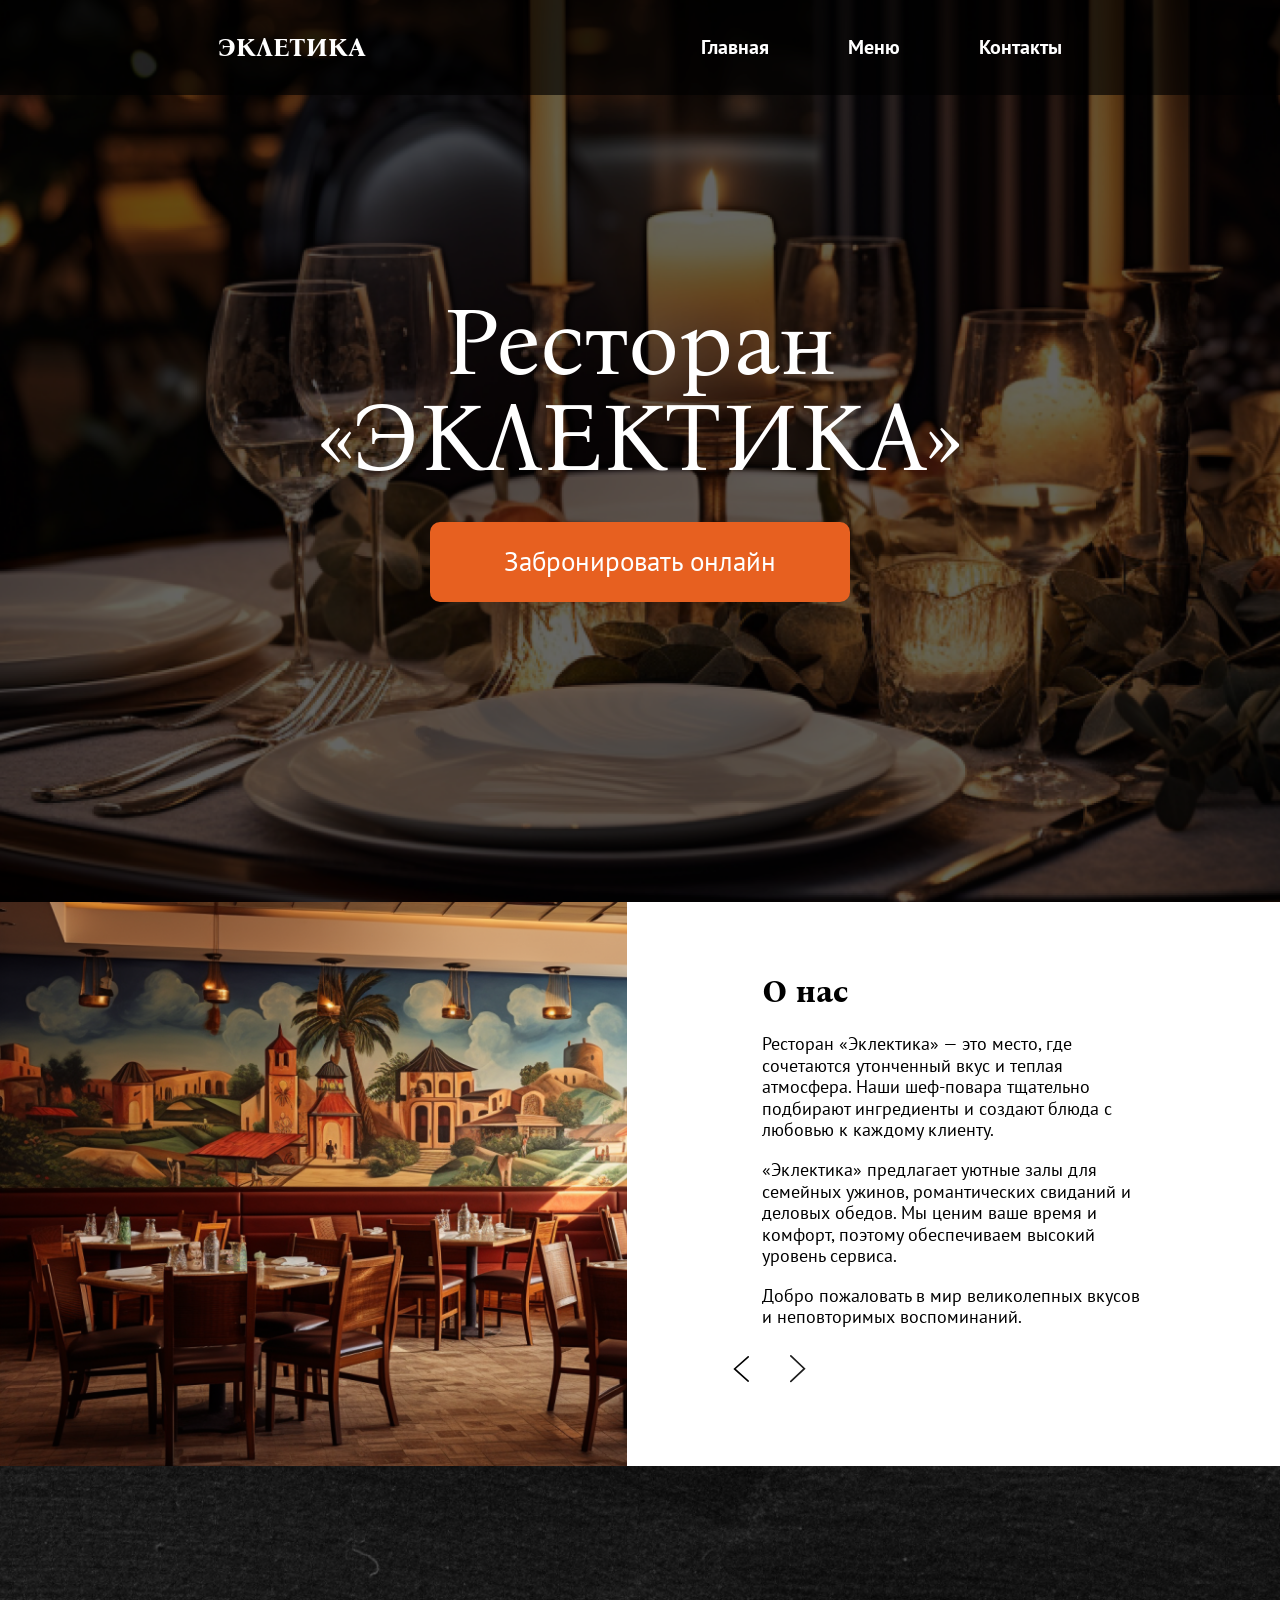
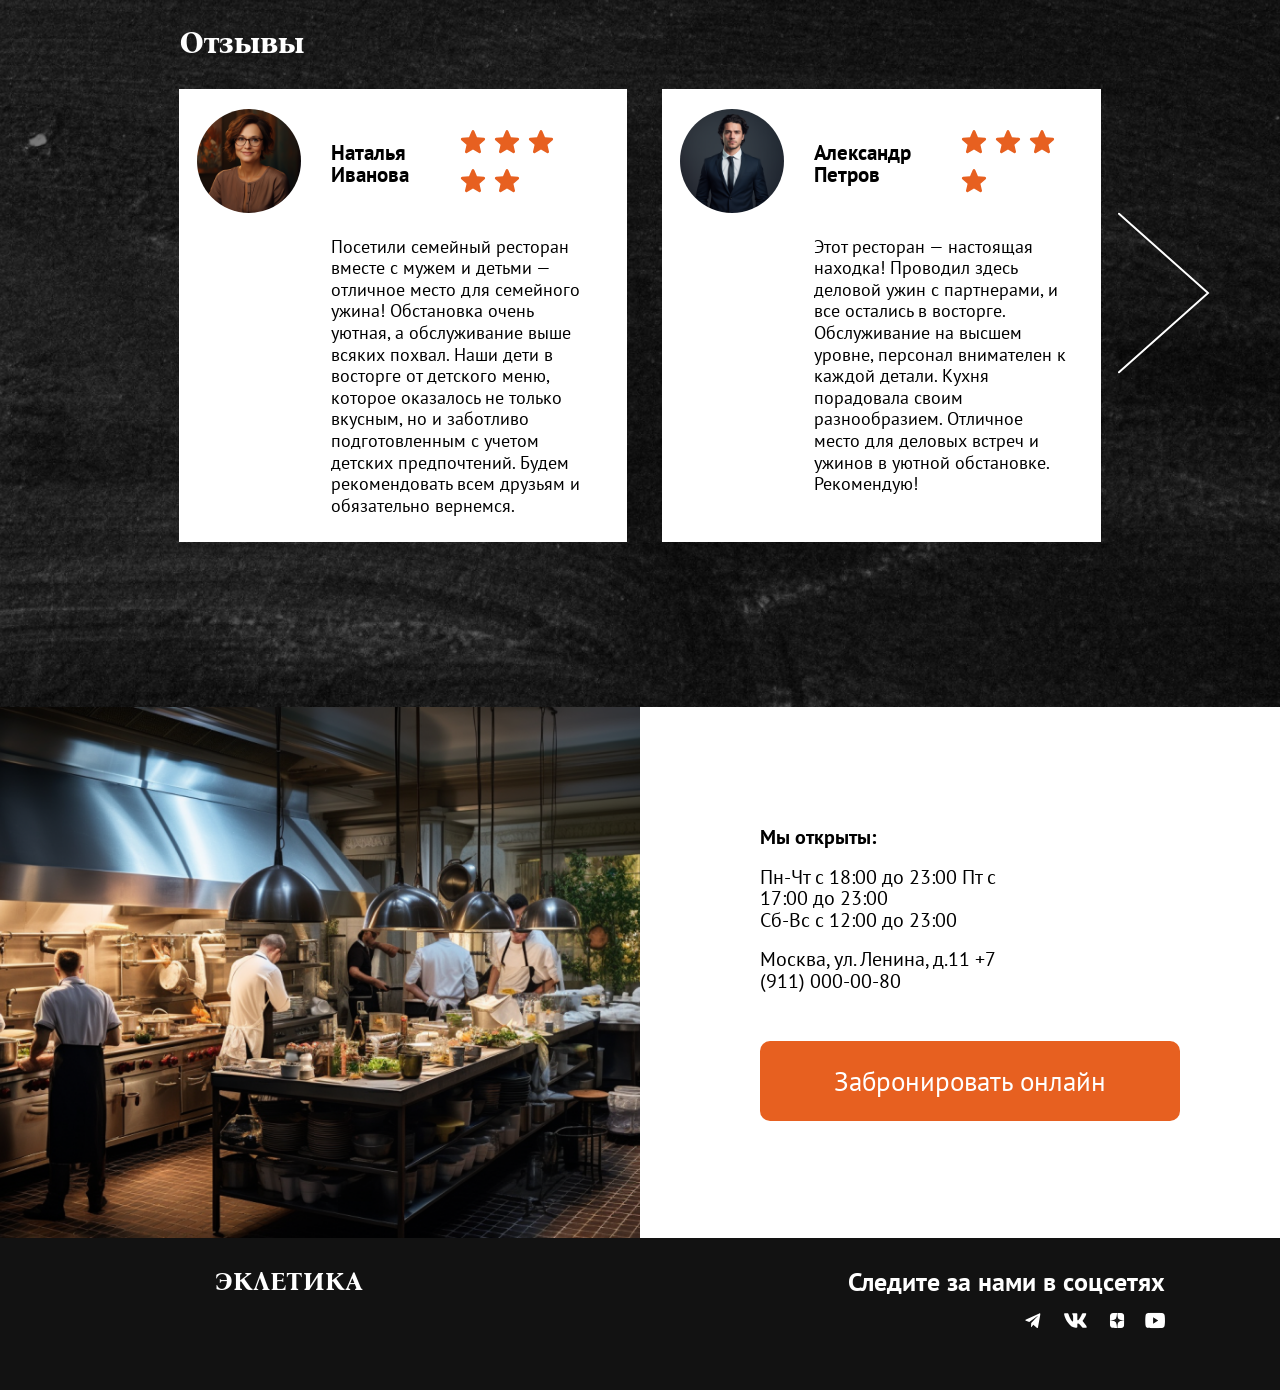
<file: index.html>
<!DOCTYPE html>
<html lang="ru">
<head>
    <meta charset="UTF-8">
    <meta name="viewport" content="width=device-width, initial-scale=1.0">
    <meta name="keywords" content="ресторан, кафе, где поесть, лучший ресторан, ужин в городе">
    <meta name="robots" content="index,follow">
    <meta name="description" content="Ресторан «Эклетика» — авторская кухня, уютная атмосфера и живая музыка в центре города. Бронируйте столик для ужина, свидания или банкета.">
    <title>Ресторан «Эклетика» — авторская кухня и уют в центре города</title>
    <link rel="canonical" href="https://eklektika-restoran.ru/">
    <link rel="stylesheet" href="style/colors.css">
    <link rel="stylesheet" href="style/common.css">
    <link rel="stylesheet" href="style/fonts.css">
    <link rel="stylesheet" href="style/home.css">
</head>
<body>
    <header>
        <nav class="navigation">
            <div class="navigation__container container">
                <div class="navigation__logo">Эклетика</div>
                <div class="navigation__menu">
                    <input class="navigation__hamburger-button" type="checkbox" id="menu-hamburger">
                    <label for="menu-hamburger"></label>
                    <ul class="navigation__list">
                        <li class="navigation__list-item">
                            <a href="#">Главная</a>
                        </li>
                        <li class="navigation__list-item">
                            <a href="menu/index.html">Меню</a>
                        </li>
                        <li class="navigation__list-item">
                            <a href="contact/index.html">Контакты</a>
                        </li>
                    </ul>
                </div>
            </div>
        </nav>
        
        <section class="intro">
            <h1 class="intro__header">Ресторан <span>«Эклектика»</span></h1>
            <a href="contact/index.html" class="intro__button btn-big">Забронировать онлайн</a>
            <button id="mobOpenPopUp" class="intro__button-stock btn-big">Акция</button>
        </section>
    </header>

    <template id="reviweTemplate">
        <figure class="reviews__item">
            <img class="reviews__image" 
                    src="" 
                    alt="Фотография довольного посетителя">
            <figcaption class="reviews__content">
                <div class="reviews__content-up">
                    <h3 class="reviews__user-name"></h3>
                    <div class="reviews__stars">
                        <img class="reviews__gray-star" src="assets/svg/gray-stars.svg" alt="Серые звезды">
                    </div>
                </div>
                <p class="reviews__text">
                </p>
            </figcaption>
        </figure>
    </template>

    <main>
        <section class="gallery about" id="gallery">
            <div class="gallery__items">
                <figure class="gallery__item">
                    <div class="gallery__image"></div>
                    <figcaption class="gallery__text">
                        <h2 class="gallery__header"></h2>
                        <p class="gallery__paragraph gallery__paragraph-top">
                        </p>
                        <p class="gallery__paragraph gallery__paragraph-center">
                        </p>
                        <p class="gallery__paragraph gallery__paragraph-bottom">
                        </p>
                    </figcaption>
                </figure>
            </div>
            <div class="gallery__management">
                <button class="gallery__button gallery__button--prev">
                    <img src="assets/svg/left-arrow.svg" alt="Стрелка влево">
                </button>
                <button class="gallery__button gallery__button--next">
                    <img src="assets/svg/right-arrow.svg" alt="Стрелка вправо">
                </button>
            </div>
        </section>

        <section class="reviews">
            <div class="reviews__container">
                <h2 class="reviews__header">Отзывы</h2>     
                <div class="reviews__items" id="reviewsItems">
                </div>
                <button class="reviews__button reviews__button--prev">
                    <img src="assets/svg/big-left-arrow.svg" alt="Стрелка влево">
                </button>
                <button class="reviews__button reviews__button--next">
                    <img src="assets/svg/big-right-arrow.svg" alt="Стрелка вправо">
                </button>
                <button id="showMore" class="reviews__show-more btn-lg">Показать еще</button>
            </div>
        </section>

        <article class="contacts">
            <img class="contacts__image" src="assets/gallery/contact.png" alt="Повара на кухне">
            <div class="contacts__right">
                <div class="contacts__content">
                    <span>Мы открыты:</span>
                    <p>Пн-Чт с 18:00 до 23:00
                        Пт с 17:00 до 23:00 <br>
                        Сб-Вс с 12:00 до 23:00
                    </p>
                    <p>
                        Москва, ул. Ленина, д.11
                        <a class="contacts__anchor" href="tel:+79110000080">+7 (911) 000-00-80</a>
                    </p>
                </div>
                <a href="contact/index.html" class="contacts__button btn-big">Забронировать онлайн</a>
            </div>
        </article>
    </main>

    <footer class="footer">
        <span class="footer__logo">эклетика</span>
        <div class="footer__social">
            <p class="footer__social-text">
                Следите за нами в соцсетях
            </p>
            <div class="footer__social-network">
                <a class="footer__social-anchor" href="javascript:void(0)"><img src="assets/svg/tg.svg" alt="Телеграмм"></a>
                <a class="footer__social-anchor" href="javascript:void(0)"><img src="assets/svg/vk.svg" alt="Вконтакте"></a>
                <a class="footer__social-anchor" href="javascript:void(0)"><img src="assets/svg/dzen.svg" alt="Яндекс дзен"></a>
                <a class="footer__social-anchor" href="javascript:void(0)"><img src="assets/svg/youtube.svg" alt="Ютуб"></a>
            </div>
        </div>
    </footer>

    <article class="pop-up" id="popUp">
        <div class="pop-up__image">
            <div class="pop-up__image-blur">
                <h2 class="pop-up__header-blur">Акция для двоих</h2>
            </div>
            <div class="pop-up__close" id="popUpClose"></div>
        </div>
        <div class="pop-up__content">
            <h2 class="pop-up__header">Акция для двоих</h2>
            <p class="pop-up__text">
                Приглашаем вас отметить День Святого Валентина 
                в «Эклетике» с особенным подарком от ресторана!
                Забронируйте стол на 14 февраля и наслаждайтесь 
                вечером вдвоем с бесплатной бутылкой шампанского
            </p>
            <p class="pop-up__text">
                Проведите романтический вечер в уютной обстановке 
                и наслаждайтесь вкусом вместе с «Эклектикой». 
                Резервируйте столы уже сегодня — места ограничены! 💖
            </p>
        </div>
        <a href="contact/index.html" class="pop-up__btn btn-big">Забронировать онлайн</a>
    </article>

    <button class="open-pop-up hiden" id="openPopUp">Акция</button>

    <script src="reviews.js"></script>
    <script src="index.js"></script>
    <script src="event.js"></script>
</body>
</html>
</file>
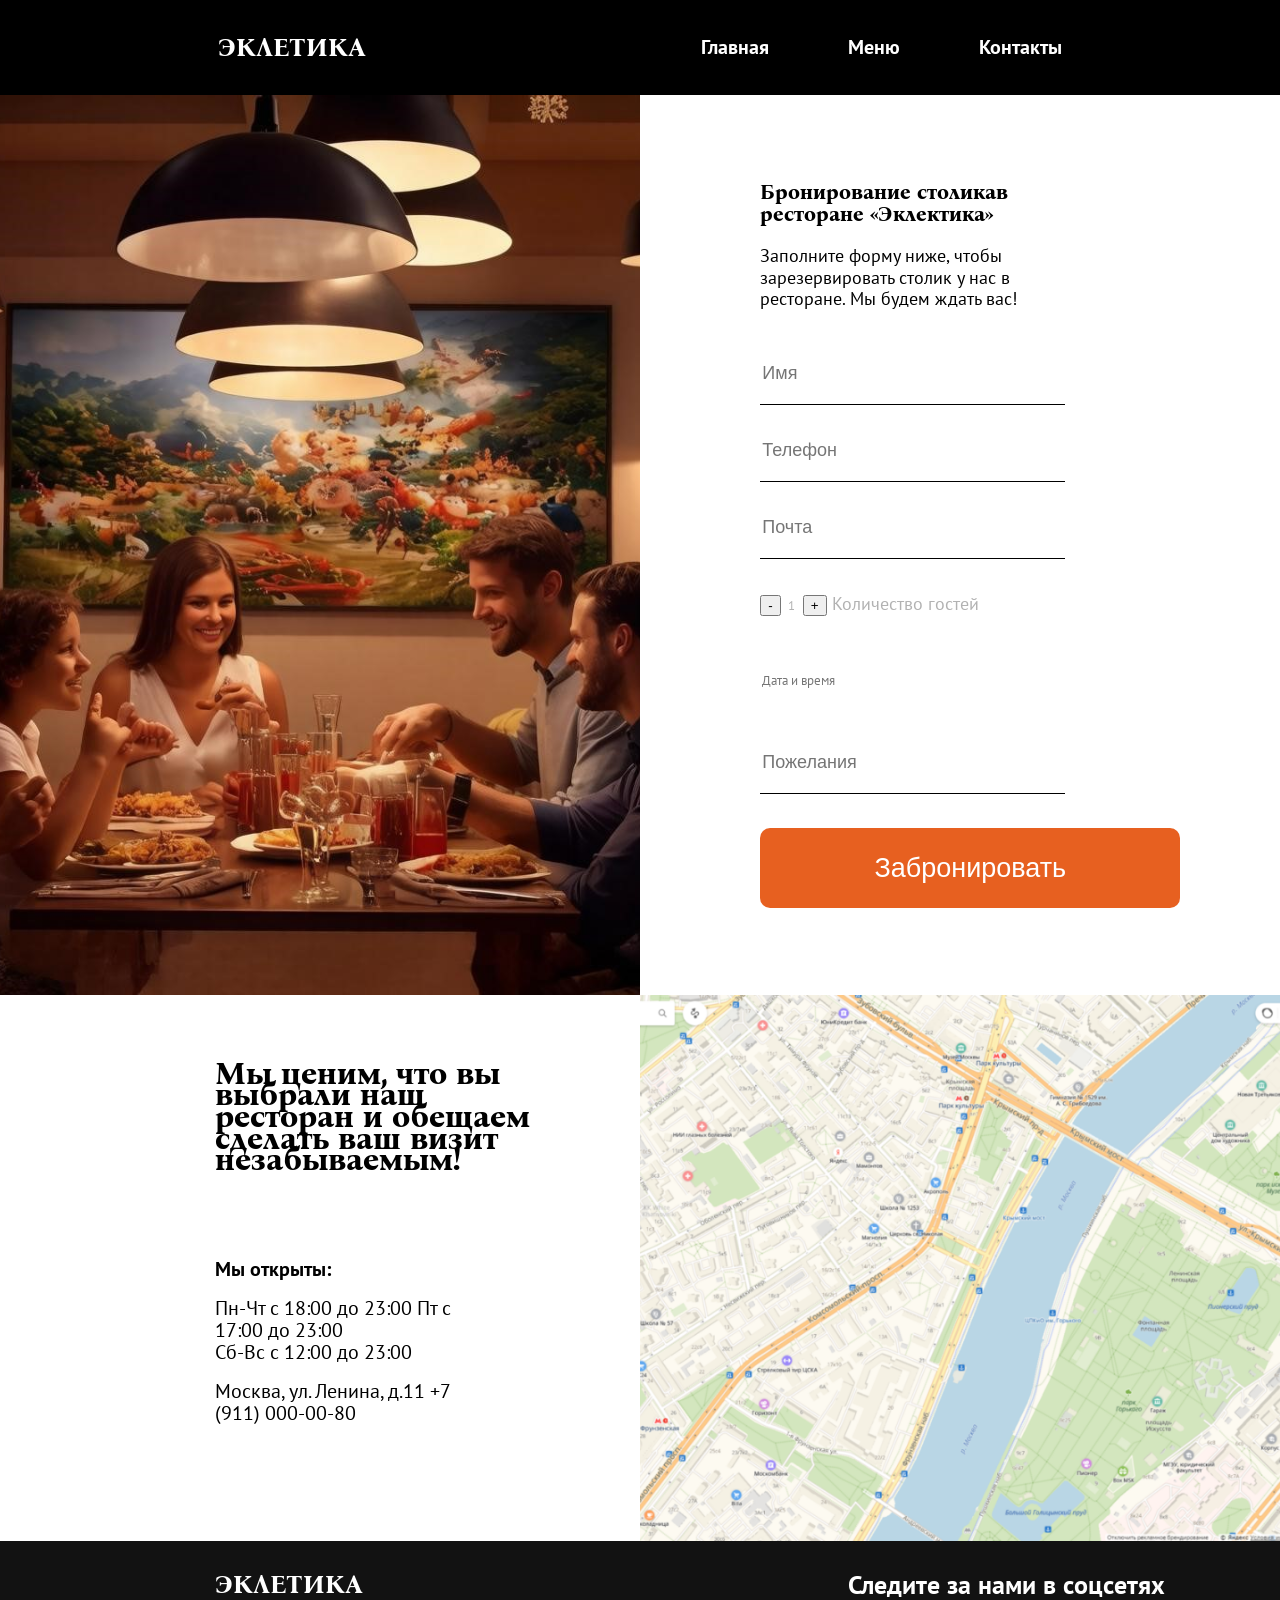
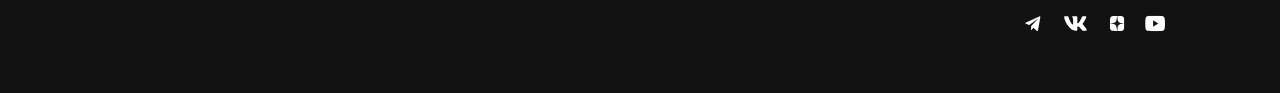
<file: contact/index.html>
<!DOCTYPE html>
<html lang="ru">
<head>
    <meta charset="UTF-8">
    <meta name="viewport" content="width=device-width, initial-scale=1.0">
    <meta name="keywords" content="ресторан, кафе, где поесть, лучший ресторан, ужин в городе">
    <meta name="robots" content="index,follow">
    <meta name="description" content="Ресторан «Эклетика» — авторская кухня, уютная атмосфера и живая музыка в центре города. Бронируйте столик для ужина, свидания или банкета.">
    <title>Ресторан «Эклетика» — авторская кухня и уют в центре города</title>
    <link rel="canonical" href="https://eklektika-restoran.ru/">
    <link rel="stylesheet" href="../style/colors.css">
    <link rel="stylesheet" href="../style/common.css">
    <link rel="stylesheet" href="../style/fonts.css">
    <link rel="stylesheet" href="../style/home.css">
    <link rel="stylesheet" href="../style/contact.css">
    <script defer src="index.js"></script>
</head>
<body>
    <header>
        <nav class="navigation navigation--black">
            <div class="navigation__container container">
                <div class="navigation__logo">Эклетика</div>
                <div class="navigation__menu">
                    <input class="navigation__hamburger-button" type="checkbox" id="menu-hamburger">
                    <label for="menu-hamburger"></label>
                    <ul class="navigation__list">
                        <li class="navigation__list-item">
                            <a href="../index.html">Главная</a>
                        </li>
                        <li class="navigation__list-item">
                            <a href="../menu/index.html">Меню</a>
                        </li>
                        <li class="navigation__list-item">
                            <a href="#">Контакты</a>
                        </li>
                    </ul>
                </div>
            </div>
        </nav>
    </header>

    <main>
        <section class="calendar" id="calendar">
            <div class="calendar__close">❮</div>
            <h2 class="calendar__header">Бронирование</h2>
            <div class="calendar__month">
                <!-- <button class="selected">Январь</button>
                <button>Февраль</button>
                <button>Март</button> -->
            </div>
            <table class="calendar__day">
                <thead  class="calendar__top">
                    <tr>
                        <th class="calendar__cell">Пн</th>
                        <th class="calendar__cell">Вт</th>
                        <th class="calendar__cell">Ср</th>
                        <th class="calendar__cell">Чт</th>
                        <th class="calendar__cell">Пт</th>
                        <th class="calendar__cell">Сб</th>
                        <th class="calendar__cell">Вс</th>
                    </tr>
                </thead>
                <tbody class="calendar__body">
                    <!-- <tr><td>1</td><td>2</td><td>3</td><td>4</td><td>5</td><td>6</td><td>7</td></tr>
                    <tr><td>8</td><td>9</td><td>10</td><td><div class="disabled">11</div></td><td>12</td><td>13</td><td><div class="selected">14</div></td></tr>
                    <tr><td>15</td><td>16</td><td>17</td><td>18</td><td>5</td><td>6</td><td>7</td></tr>
                    <tr><td>1</td><td>2</td><td>3</td><td>4</td><td>5</td><td>6</td><td>7</td></tr>
                    <tr><td>1</td><td>2</td><td>3</td><td>4</td><td>5</td><td>6</td><td>7</td></tr> -->
                </tbody>
            </table>
            <h3 class="calendar__subheader">Выберите время</h3>
            <div class="calendar__time">
                <!-- <button>15:00</button>
                <button>15:30</button>
                <button>16:00</button>
                <button>16:30</button>
                <button class="occupied">17:00</button>
                <button>17:30</button>
                <button class="selected">18:00</button>
                <button>18:30</button>
                <button>19:00</button> -->
            </div>
        </section>

        <article class="booking">
            <div class="booking__img"></div>
            <div class="booking__right">
                <h3 class="booking__header">
                    Бронирование столикав ресторане «Эклектика»
                </h3>
                <p class="booking__text">
                    Заполните форму ниже, чтобы зарезервировать столик у нас в ресторане. Мы будем ждать вас!
                </p>
                <form>
                    <input class="booking__input" type="text" placeholder="Имя" name="name">
                    <input class="booking__input" type="tel" placeholder="Телефон" name="phone">
                    <input class="booking__input" type="email" placeholder="Почта" name="email">
                    <fieldset class="booking__form-item">
                        <button class="booking__button-quantity booking__button-quantity--minuses" id="numMinus" type="button">-</button>
                        <input class="booking__form-data" id="numGuests" name="num_guests" type="text" value="1" readonly>
                        <button class="booking__button-quantity booking__button-quantity--plus" id="numPlus" type="button">+</button>
                        Количество гостей
                    </fieldset>
                    <fieldset class="booking__form-item">
                        <input class="booking__form-data" id="dateTime" type="text" placeholder="Дата и время" name="date">
                    </fieldset>
                    <input class="booking__input" type="text" placeholder="Пожелания" name="comments">
                    <button class="booking__button btn-big" type="submit"> Забронировать</button>
                </form>
            </div>
        </article>

        <article class="contacts contacts--reverse">
            <a class="contacts__wrapper-img" href="https://yandex.ru/maps/org/eklektika/215111219733/?ll=30.375579%2C59.979897&z=14.13">
                <img class="contacts__image contacts__image--reverse" src="../assets/gallery/contact/map.png" alt="Карта">
            </a>
            <div class="contacts__right contacts__right--revers">
                <div class="contacts__content contacts__content--reverse">
                    <h2 class="contacts__header">Мы ценим, что вы выбрали наш ресторан и обещаем сделать ваш визит незабываемым!</h2>
                    <span>Мы открыты:</span>
                    <p>Пн-Чт с 18:00 до 23:00
                        Пт с 17:00 до 23:00 <br>
                        Сб-Вс с 12:00 до 23:00
                    </p>
                    <p>
                        Москва, ул. Ленина, д.11
                        <a class="contacts__anchor" href="tel:+79110000080">+7 (911) 000-00-80</a>
                    </p>
                </div>
            </div>
        </article>
    </main>

    <footer class="footer">
        <span class="footer__logo">эклетика</span>
        <div class="footer__social">
            <p class="footer__social-text">
                Следите за нами в соцсетях
            </p>
            <div class="footer__social-network">
                <a class="footer__social-anchor" href="javascript:void(0)"><img src="../assets/svg/tg.svg" alt="Телеграмм"></a>
                <a class="footer__social-anchor" href="javascript:void(0)"><img src="../assets/svg/vk.svg" alt="Вконтакте"></a>
                <a class="footer__social-anchor" href="javascript:void(0)"><img src="../assets/svg/dzen.svg" alt="Яндекс дзен"></a>
                <a class="footer__social-anchor" href="javascript:void(0)"><img src="../assets/svg/youtube.svg" alt="Ютуб"></a>
            </div>
        </div>
    </footer>
</body>
</html>
</file>
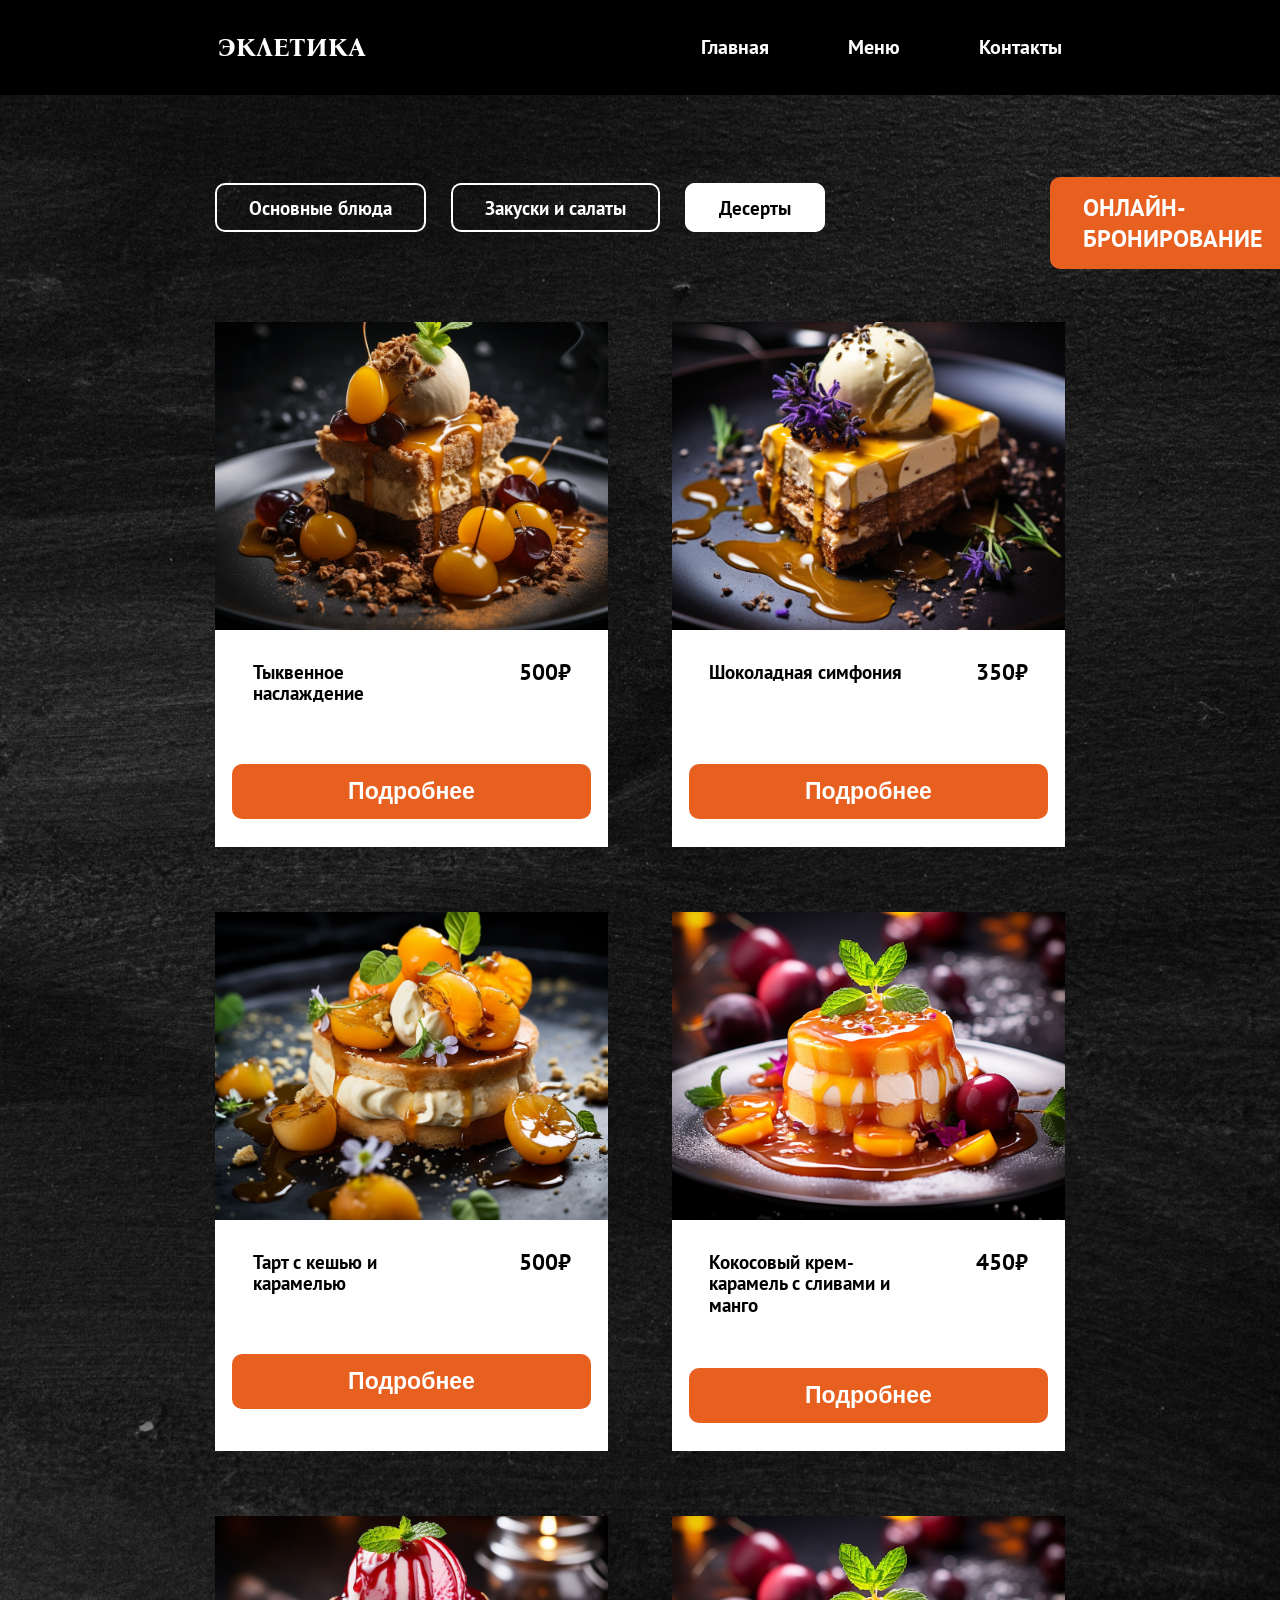
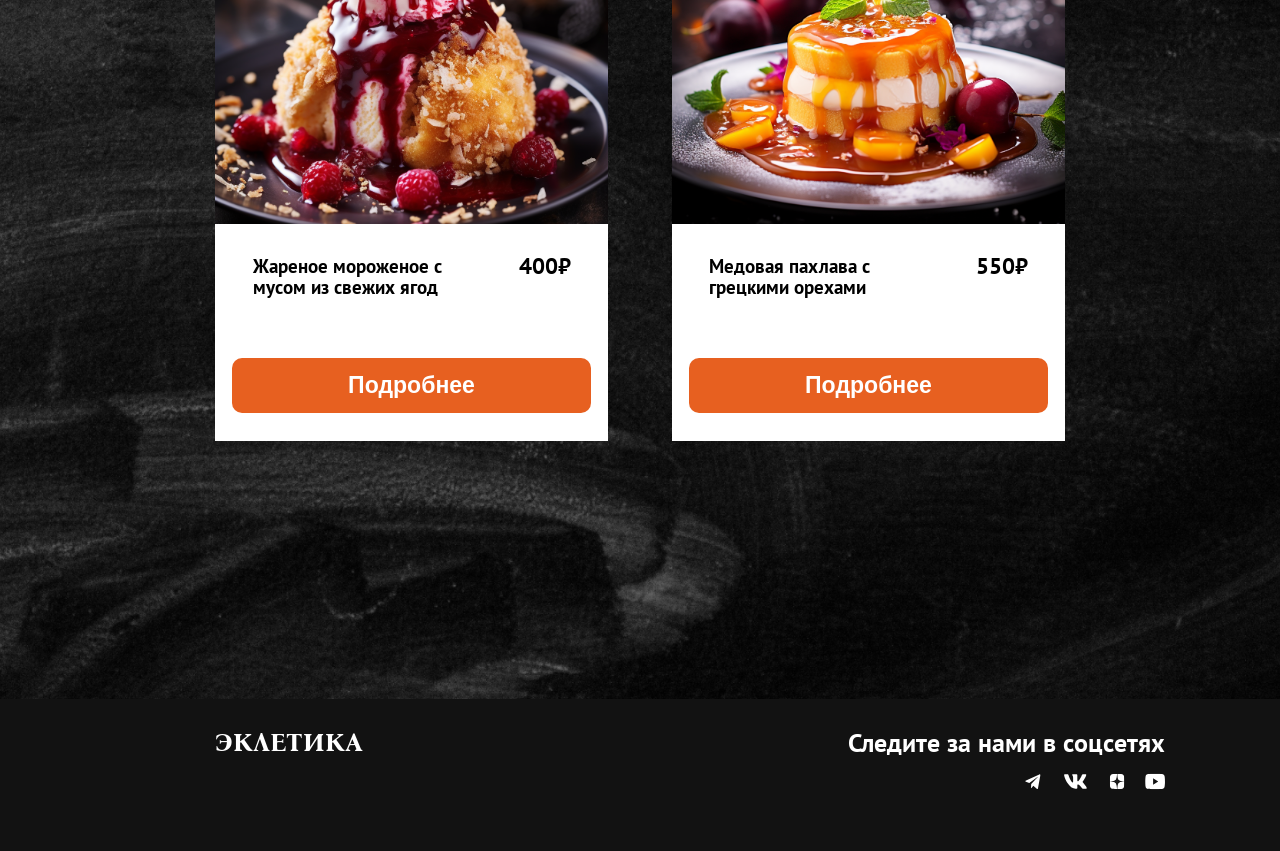
<file: menu/index.html>
<!DOCTYPE html>
<html lang="ru">
<head>
    <meta charset="UTF-8">
    <meta name="viewport" content="width=device-width, initial-scale=1.0">
    <meta name="keywords" content="ресторан, кафе, где поесть, лучший ресторан, ужин в городе">
    <meta name="robots" content="index,follow">
    <meta name="description" content="Ресторан «Эклетика» — авторская кухня, уютная атмосфера и живая музыка в центре города. Бронируйте столик для ужина, свидания или банкета.">
    <title>Ресторан «Эклетика» — авторская кухня и уют в центре города</title>
    <link rel="canonical" href="https://eklektika-restoran.ru/">
    <link rel="stylesheet" href="../style/colors.css">
    <link rel="stylesheet" href="../style/common.css">
    <link rel="stylesheet" href="../style/fonts.css">
    <link rel="stylesheet" href="../style/home.css">
    <link rel="stylesheet" href="../style/menu.css">
</head>
<body>
    <header>
        <nav class="navigation navigation--black">
            <div class="navigation__container container">
                <div class="navigation__logo">Эклетика</div>
                <div class="navigation__menu">
                    <input class="navigation__hamburger-button" type="checkbox" id="menu-hamburger">
                    <label for="menu-hamburger"></label>
                    <ul class="navigation__list">
                        <li class="navigation__list-item">
                            <a href="../index.html">Главная</a>
                        </li>
                        <li class="navigation__list-item">
                            <a href="#">Меню</a>
                        </li>
                        <li class="navigation__list-item">
                            <a href="../contact/index.html">Контакты</a>
                        </li>
                    </ul>
                </div>
            </div>
        </nav>
    </header>

    <template id="menuItemCard">
        <figure class="menu__item">
            <img class="menu__item-image" src="">
            <div class="menu__item-bottom">
                <figcaption class="menu__item-text">
                    <p class="menu__item-title"></p>
                    <p class="menu__item-price"></p>
                </figcaption>
                <button type="button" class="menu__item-button" data-details="" data-kcal="">Подробнее</button>
            </div>
        </figure>
    </template>

    <main>
        <section class="menu">
            <a class="menu__booking" href="../contact/index.html"></a>
            <div class="menu__navigation" id="topMenu">
                <a class="menu__anchor" href="?cat=mainCourse" data-cat="mainCourse">Основные блюда</a>
                <a class="menu__anchor" href="?cat=salad" data-cat="salad">Закуски и салаты</a>
                <a class="menu__anchor menu__anchor--disabled" data-cat="dessert" href="?cat=dessert">Десерты</a>
            </div>
            <div class="menu__items"  id="menuItems">
                
            </div>
        </section>
    </main>

    <div class="details" id="detailsWindow">
        <div class="details__close" id="detailsClose">x</div>
        <h3 class="details__title"></h3>
        <div class="details__calories"></div>
        <div class="details__price"></div>
        <div class="details__info"></div>
    </div>

    <footer class="footer">
        <span class="footer__logo">эклетика</span>
        <div class="footer__social">
            <p class="footer__social-text">
                Следите за нами в соцсетях
            </p>
            <div class="footer__social-network">
                <a class="footer__social-anchor" href="javascript:void(0)"><img src="../assets/svg/tg.svg" alt="Телеграмм"></a>
                <a class="footer__social-anchor" href="javascript:void(0)"><img src="../assets/svg/vk.svg" alt="Вконтакте"></a>
                <a class="footer__social-anchor" href="javascript:void(0)"><img src="../assets/svg/dzen.svg" alt="Яндекс дзен"></a>
                <a class="footer__social-anchor" href="javascript:void(0)"><img src="../assets/svg/youtube.svg" alt="Ютуб"></a>
            </div>
        </div>
    </footer>
    <script async src="index.js"></script>
</body>
</html>
</file>
<file: style/colors.css>
:root {
    --nav-bckg: #000000dd;
    --blur-bckg: #00000099;
    --text: #ffffff;
    --content: #000000;
    --footer: #121212;
    --text-inactive: #9e9e9e;
    --button: #e76020;
    --button-active: #ff7737;
    --mobile-arrow-bckg: #7f7f7f7f;
}
</file>
<file: style/common.css>
body {
    margin: 0;
    padding: 0;
    background: url(../assets/img/page-bckg.png) no-repeat center;
    background-size: cover;
    font-family: var(--pts);
    font-weight: normal;
    font-size: 18px;
    line-height: 120%;
}

*, *::before, *::after {
    box-sizing: border-box;
}

p, h1, h2, h3, figure, figcaption {
    margin: 0;
    padding: 0;
}

a {
    text-decoration: none;
}

h1 {
    font-family: var(--bn);
    font-size: clamp(35px, 9vw, 96px);
    line-height: 100%;
    font-weight: normal;
}

h2 {
    font-family: var(--bn);
    font-size: clamp(28px, 3vw, 32px);
    font-weight: bold;
}

header {
    background-image: url(../assets/img/home-bckg.png);
    background-position: center;
    background-repeat: no-repeat;
    background-size: cover;
}

.container {
    max-width: 1274px;
    margin: 0 auto;
}

.btn-big {
    display: flex;
    align-items: center;
    justify-content: center;
    width: 420px;
    height: 80px;
    background: var(--button);
    border: none;
    border-radius: 10px;
    color: var(--text);
    font-size: clamp(18px, 4vw, 27px);
}

.btn-lg {
    color: white;
    background: transparent;
    border: solid 2px white;
    border-radius: 50px;
    padding: 16px 48px;
    transition: all 0.2s ease-in-out;
}

.btn-big:hover {
    background: var(--button-active);
}

.btn-lg:hover {
    color: black;
    background: white;
}

button {
    transition: background 0.2s ease-in-out;
    cursor: pointer;
}

@media (max-width: 1920px) {
    .container {
        margin: 0 17vw;
    }
}

@media (max-width: 1100px) {
    .btn-big {
        width: 350px;
        height: 65px;
    }
}

@media(max-width: 720px) {
    .container {
        margin: 0 8vw;
    }
}

@media(max-width: 600px) {
    header {
        background-image: none;
    }

    .btn-big {
        width: 83vw;
        height: 55px;
    }
}
</file>
<file: style/fonts.css>
@import url('https://fonts.googleapis.com/css2?family=Bona+Nova:ital,wght@0,400;0,700;1,400&display=swap');
@import url('https://fonts.googleapis.com/css2?family=PT+Sans:ital,wght@0,400;0,700;1,400;1,700&display=swap');

:root {
    --bn: 'Bona Nova', serif;
    --pts: 'PT Sans', sans-serif;
}
</file>
<file: style/home.css>
/*navigation*/
.navigation {
    background-color: var(--nav-bckg);
    color: var(--text);
    font-weight: bold;
    position: relative;
}

.navigation--black {
    background: black;
}

.navigation__container {
    display: flex;
    justify-content: space-between;
    align-items: center;
    padding: 32px 0;
}

.navigation__logo {
    text-transform: uppercase;
    font-family: var(--bn);
    font-size: clamp(16px, 2vw, 40px);
    line-height: normal;
}

.navigation__hamburger-button {
    display: none;
}

.navigation__hamburger-button ~ label {
    display: none;
    cursor: pointer;
}

.navigation__list {
    z-index: 99;
    margin: 0;
    padding: 0;
    list-style: none;
    display: flex;
    gap: 79px;
}

.navigation__list-item {
    font-size: 20px;
}

.navigation__list-item a:hover {
    color: var(--text-inactive);
}

.navigation__list-item a {
    cursor: pointer;
    color: var(--text);
    text-decoration: none;
    transition: color 0.2s ease-in-out;
}

@media (max-width: 1000px) {
    .navigation {
        background-color: black;
    }

    .navigation__hamburger-button ~ label {
        display: block;
        color: lightgray;
        font-size: 2em;
    }

    .navigation__list {
        padding: 47px 0 300px 28px;
        background-color: black;
        position: absolute;
        top: 100%;
        right: 0;
        width: 198px;
        gap: 30px;
    }

    .navigation__hamburger-button:checked ~ label::before {
        content: 'X';
    }

    .navigation__hamburger-button:checked ~ .navigation__list {
        display: flex;
        flex-direction: column;
    }

    .navigation__hamburger-button:not(:checked) ~ label::before {
        content: '≡';
    }

    .navigation__hamburger-button:not(:checked) ~ .navigation__list {
        
        display: none;
    }
}

/*intro*/
.intro {
    display: flex;
    flex-direction: column;
    align-items: center;
    justify-content: center;
    padding-top: 200px;
    background-color: var(--blur-bckg);
    color: var(--text);
    text-align: center;
    padding-bottom: 300px;
}

.intro__header {
    margin: 0;
    margin-bottom: 35px;
}

.intro__header span {
    text-transform: uppercase;
    display: block;
}

.intro__button-stock {
    display: none;
}

@media(max-width: 600px) {
    .intro {
        background-color: unset;
        padding: 95px 30px 0;
        text-align: unset;
    }

    .intro__button {
        margin-bottom: 20px;
    }

    .intro__button-stock {
        display: block;
        background-color: transparent;
        border: solid 2px white;
        transition: color background-color 0.2s ease-in-out;
        margin-bottom: 63px;
    }

    .intro__button-stock:hover {
        background-color: white;
        color: black;
    }
}

/*gallery*/
.gallery {
    background-color: white;
    position: relative;
    margin-bottom: 166px;
}

.gallery__item {
    display: grid;
    grid-template-columns: repeat(2, 1fr);
}

.gallery__image {
    position: relative;
    width: 49vw;
    height: 100%;
}

.gallery__text {
    padding: 6.2vw 10vw 10.8vw 9.5vw;
}

.gallery__header {
    position: relative;
    margin-bottom: 30px;
}

.gallery__paragraph:not(:last-child) {
    margin-bottom: 18px;
}

.gallery__management {
    position: absolute;
    width: 85px;
    display: flex;
    justify-content: space-between;
    right: 36.6vw;
    bottom: 6.14vw;
}

.gallery__paragraph {
    position: relative;
}

.about .gallery__image::after {
    content: '';
    position: absolute;
    inset: 0;
    background: url(../assets/gallery/gallery_about.png);
    background-size: cover;
}

.about .gallery__header::after {
    content: 'О нас';
}

.about .gallery__paragraph-top::after {
    content: 'Ресторан «Эклектика» — это место, где сочетаются утонченный вкус и теплая атмосфера. Наши шеф-повара тщательно подбирают ингредиенты и создают блюда с любовью к каждому клиенту.';
}

.about .gallery__paragraph-center::after {
    content: '«Эклектика» предлагает уютные залы для семейных ужинов, романтических свиданий и деловых обедов. Мы ценим ваше время и комфорт, поэтому обеспечиваем высокий уровень сервиса.';
}

.about .gallery__paragraph-bottom::after {
    content: 'Добро пожаловать в мир великолепных вкусов и неповторимых воспоминаний.';
}

.values .gallery__image::after {
    content: '';
    position: absolute;
    inset: 0;
    background: url(../assets/gallery/gallery_values.png);
    background-size: cover;
}

.values .gallery__header::after {
    content: 'Наши ценности';
}

.values .gallery__paragraph-top::after {
    content: '«Эклектика» — это уютное место, где каждый гость становится частью нашей семьи. Мы гордимся тем, что создали атмосферу, в которой сочетается элегантность и теплота, а меню предлагает богатство вкусов, подчеркивая лучшие кулинарные традиции мира.';
}

.values .gallery__paragraph-center {
    display: none;
}
    

.values .gallery__paragraph-bottom::after {
    content: 'Ресторан «Эклектика» — это не просто еще одно место для обеда. Это место, где сливаются воедино стиль, вкус и теплота, создавая неповторимый опыт для тех, кто ценит настоящую гастрономию.';
}

.gallery__button {
    background-color: transparent;
    border: none;
    transition: opacity 0.2s ease-in-out;
}

.gallery__button img {
    width: 16px;
    height: 30px;
}

.gallery__button:hover {
    opacity: 0.6;
}

@media(max-width: 870px) {
    .gallery__text {
        padding: 5.2vw 8vw 8.8vw 4.5vw;
    }

    .gallery__management {
        right: 33.6vw;
        bottom: 1.3vw;
    }
}

@media(max-width: 730px) {
    .gallery {
        margin-bottom: 31px;
    }
}

@media(max-width: 600px) {
    .gallery__item {
        display: flex;
        flex-direction: column;
    }

    .gallery__image {
        width: 100%;
        height: 73vw;
    }

    .gallery__text {
        padding: 22px 30px 48px;
    }

    .gallery__management {
        right: unset;
        bottom: unset;
        top: 63vw;
        left: 50%;
        transform: translateX(-50%);
    }

    .gallery__button {
        width: 29px;
        height: 29px;
        background-color: rgba(255, 255, 255, 0.3);
        border-radius: 10px;
    }

    .gallery__button img{
        width: 10px;
        height: 18px;
        position: relative;
        top: 2px;
    }
}

/*reviews*/
.reviews {
    position: relative;
}

.reviews__container {
    width: 72vw;
    margin: 0 auto;
    margin-bottom: 165px;
}

.reviews__header {
    color: white;
    margin-bottom: 35px;
}

.reviews__items {
    display: flex;
    gap: 35px;
    overflow: hidden;
}

.reviews__item {
    width: 35vw;
    flex-shrink: 0;
    position: relative;
    padding: 1.6vw 2.9vw 2vw 1.4vw;
    background-color: white;
    display: flex;
    gap: 30px;
    min-height: 319px;
}

.reviews__item.open {
    display: block !important;
}

.reviews__image {
    object-fit: cover;
    width: 104px;
    height: 104px;
    border-radius: 50%;
}

.reviews__content-up {
    display: flex;
    align-items: center;
    justify-content: space-between;
    margin-top: 16px;
    margin-bottom: 33px;
}

.reviews__gray-star {
    display: none;
}

.reviews__button {
    background: transparent;
    border: none;
    position: absolute;
    top: 35%;
    transition: transform 0.2s ease-in-out;
}

.reviews__show-more {
    display: none;
    position: relative;
    left: 50%;
    transform: translateX(-50%);
}

.reviews__button:hover {
    transform: scale(1.1);
}

.reviews__button img {
    width: 92px;
    height: 162px;
}

.reviews__button--prev {
    left: 5%;
}

.reviews__button--prev.inactive {
    opacity: 0;
    cursor: default;
}

.reviews__button--next {
    right: 5%;
}

.reviews__button--next.inactive {
    opacity: 0;
    cursor: default;
}

@media(max-width: 1250px) {
    .reviews__content-up {
        flex-direction: column;
        gap: 7px;
    }

    .reviews__item {
        width: 38vw;
    }

    .reviews__container {
        width: 80vw;
    }

    .reviews__button img {
        width: 42px;
    }

    .reviews__button--prev {
        left: 2%;
    }

    .reviews__button--next {
        right: 2%;
    }
}

@media(max-width: 1080px) {
    .reviews__image {
        position: absolute;
    }

    .reviews__content-up {
        align-items: flex-start;
        margin-left: 14vw;
    }

    .reviews__user-name {
        margin-left: 6px;
    }
}

@media(max-width: 730px) {
    .reviews__button {
        display: none;
    }

    .reviews__container {
        margin-bottom: 30px;
    }

    .reviews__items {
        flex-direction: column;
        margin-bottom: 20px;
    }

    .reviews__item:not(:first-child) {
        display: none;
    }

    .reviews__star {
        display: none;
    }

    .reviews__gray-star {
        display: block;
    }

    .reviews__image {
        width: 90px;
        height: 90px;
    }

    .reviews__item {
        width: 100%;
        padding: 26px 17px 29px 23px;
    }

    .reviews__user-name {
        width: 120px;
        font-size: 20px;
    }

    .reviews__content-up {
        align-items: flex-end;
    }

    .reviews__show-more {
        display: block;
    }
}

/*contacts*/
.contacts {
    display: flex;
    background-color: white;
}

.contacts--reverse {
    flex-direction: row-reverse;
}

.contacts__image {
    object-fit: cover;
    width: 50%;
}

.contacts__wrapper-img {
    width: 50%;
}

.contacts__image--reverse {
    width: 100%;
    height: 100%;
}

.contacts__right {
    padding: 9.3vw 19.1vw 9.1vw 9.4vw;
    width: 50%;
}

.contacts__right--revers {
    padding: 5.3vw 8.4vw 5.3vw 16.8vw;
}

.contacts__content {
    font-size: clamp(20px, 1.6vw, 22px);
    margin-bottom: 50px;
    max-width: 240px;
    width: 100%;
    display: flex;
    flex-direction: column;
    gap: 18px;
}

.contacts__content--reverse {
    max-width: unset;
}

.contacts__content--reverse p {
    max-width: 240px;
}

.contacts__header {
    margin-bottom: 69px;
}

.contacts__content span {
    font-weight: bold;
}

.contacts__anchor {
    color: black;
}

@media(max-width: 1273px) {
    .contacts__right {
        padding: 27px 30px 56px 29px;
    }

    .contacts__content {
        max-width: 220px;
    }
}

@media(max-width: 900px) {
    .contacts {
        flex-direction: column;
    }

    .contacts__wrapper-img {
        width: 100%;
    }

    .contacts__image {
        width: 100%;
        height: 73.6vw;
    }

    .contacts__right {
        width: 100%;
    }
}

/*footer*/
.footer {
    background: var(--footer);
    color: white;
    display: flex;
    justify-content: space-between;
    padding: 2.6vw 9vw 4.1vw 16.8vw;
}

.footer__logo {
    text-transform: uppercase;
    font-weight: bold;
    font-family: var(--bn);
    font-size: clamp(16px, 2vw, 26px);
}

.footer__social {
    display: flex;
    flex-direction: column;
    gap: 15px;
    align-items: flex-end;
}

.footer__social-text {
    font-size: clamp(16px, 2vw, 26px);
    font-weight: bold;
}

.footer__social-network {
    display: flex;
    align-items: center;
    gap: 20px;
}

@media(max-width: 560px) { 
    .footer{
        padding: 45px 30px 64px;
        flex-direction: column;
        align-items: flex-start;
    }

    .footer__logo {
        margin-bottom: 75px;
    }

    .footer__social {
        align-items: flex-start;
    }

     .footer__social-network {
        gap: 15px;
     }
}

/* pop-up */
.pop-up {
    display: none;
    position: fixed;
    z-index: 90;
    top: 50%;
    left: 50%;
    transform: translate(-50%, -50%);
    width: 32.5vw;
    padding-bottom: 2.6vw;
    background-color: white;
    text-align: center;
}

.pop-up.open {
    display: block;
}

.pop-up__content {
    padding: 1.5vw 4vw;
}

.pop-up__image {
    position: relative;
    background: url(../assets/img/home-bckg.png);
    background-size: cover;
    background-repeat: no-repeat;
    background-position: center;
    width: 100%;
    height: 18.2vw;
}

.pop-up__image-blur {
    display: none;
    background: rgba(0, 0, 0, 0.5);
    width: 100%;
    height: 100%;
    text-align: center;
}

.pop-up__header-blur {
    position: relative;
    top: 50%;
    transform: translateY(-50%);
    color: white;
}

.pop-up__close {
    position: absolute;
    z-index: 99;
    width: 15px;
    height: 15px;
    right: 20px;
    top: 20px;
    transition: opacity ease-in-out 0.1s;
}

.pop-up__close:hover {
    opacity: 0.6;
}

.pop-up__close::after, .pop-up__close::before {
    content: '';
    position: absolute;
    width: 15px;
    height: 1px;
    background: white;
    top: 50%;
    left: 0;
}

.pop-up__close::after {
    transform: rotate(45deg);
}

.pop-up__close::before {
    transform: rotate(-45deg);
}

.pop-up__header {
    margin-bottom: 20px;
}

.pop-up__text:not(:last-child) {
    margin-bottom: 35px;
}

.pop-up__btn {
    margin: auto;
}

@media(max-width: 1330px) {
    .pop-up {
        width: 46vw;
    }

    .pop-up__text:not(:last-child) {
        margin-bottom: 20px;
    }
}

@media(max-width: 830px) {
    .pop-up {
        width: 66vw;
    }

    .pop-up__content {
        padding: 20px 4vw;
    }
}

@media(max-width: 600px) {
    .pop-up {
        width: 83vw;
    }

    .pop-up__image-blur {
        display: block;
    }

    .pop-up__header {
        display: none;
    }

    .pop-up__close {
        right: 15px;
        top: 15px;
    }

    .pop-up__content {
        padding: 20px 15px;
    }

    .pop-up__btn {
        width: 80vw;
    }

    .pop-up__image {
        height: 33vw;
    }
}

/* open-pop-up */
.open-pop-up {
    position: fixed;
    z-index: 99;
    bottom: 10px;
    left: 10px;
    width: 9vw;
    height: 9vw;
    border: none;
    background-color: var(--button);
    border-radius: 50%;
    text-transform: uppercase;
    color: white;
    font-family: var(--pts);
    font-size: 1.6vw;
    font-weight: bold;
}

.open-pop-up.hiden {
    display: none;
}

.open-pop-up:hover {
    background-color: var(--button-active);
}

@media(max-width: 1000px) {
    .open-pop-up {
        width: 12vw;
        height: 12vw;
        font-size: 2vw;
    }
}

@media(max-width: 600px) {
    .open-pop-up {
        width: 15vw;
        height: 15vw;
        font-size: 2.6vw;
    }
}

@media(max-width: 450px) {
    .open-pop-up {
        display: none;
    }
}
</file>
<file: style/contact.css>
/*calendar*/
.calendar {
    z-index: 999;
    display: none;
    position: absolute;
    top: 120px;
    left: 50%;
    transform: translateX(-50%);
    width: 30vw;
    background: white;
    border: 1px solid darkgray;
    padding: 10px 5px 20px 5px;
}

.calendar.open {
    display: block;
}

.calendar__close {
    cursor: pointer;
    margin: 5px;
    font-size: 1.3em;
}

.calendar__header {
    margin: 10px 5px;
}

.calendar__cell {
    font-family: var(--bn);
}

.calendar__day {
    width: 100%;
}

.calendar__day td, .calendar__day th {
    text-align: center;
    padding: 5px;
}

.calendar__day td .selected {
    background: #222B45;
    color: white;
    border-radius: calc(1em + 5px);
}

.calendar__day td .disabled {
    color: lightgray;
}

.calendar__subheader {
    margin: 5px 0;
}

.calendar__time, .calendar__month {
    display: flex;
    flex-direction: row;
    flex-wrap: wrap;
    justify-content: space-between;
}

.calendar__time button, .calendar__month button {
    width: 30%;
    margin: 3px;
    font-size: 1.1em;
    font-weight: bolder;
    padding: 10px 5px;
    border-radius: 10px;
    border: none;
    background-color: #F1F3F8;
    color: #8B9CB3;
}

.calendar__time button.occupied {
    visibility: hidden;
}

.calendar__time button.selected {
    background: #222B45;
    color: white;
}

.calendar__month button.selected {
    border: none;
    border-radius: calc(0.55em + 1px);
    background: #222B45;
    color: white;
}

@media(max-width: 1060px) {
    .calendar {
        width: 50vw;
    }
}

@media(max-width: 900px) {
    .calendar {
        position: fixed;
        top: 50%;
        left: 50%;
        transform: translate(-50%, -50%);
    }
}

@media(max-width: 630px) {
    .calendar {
        width: 90vw;
    }
}

@media(max-width: 370px) {
    .calendar__month button {
        font-size: 0.9em;
    }
}

/*booking*/
.booking {
    display: flex;
}

.booking__img {
    background: url(../assets/gallery/contact/contact.png);
    background-size: cover;
    background-repeat: no-repeat;
    background-position: center;
    width: 50%;
}

.booking__right {
    padding: 6.8vw 16.8vw 6.8vw 9.4vw;
    background: white;
    width: 50%;
}

.booking__header {
    font-family: var(--bn);
    margin-bottom: 20px;
}

.booking__text {
    margin-bottom: 52px;
}

.booking__input {
    border: none;
    font-size: 18px;
    display: block;
    width: 100%;
    margin-bottom: 34px;
    border-bottom: 1px solid black;
    padding-bottom: 20px;
    color: #B2B2B2;
}

.booking__form-item {
    font-family: var(--pts);
    border: none;
    display: inline-block;
    padding: 0;
    margin: 0;
    color: #B2B2B2;
}

.booking__form-item:not(:last-of-type) {
    margin-right: 44px;
    margin-bottom: 52px;
}

.booking__form-data {
    font-family: var(--pts);
    color: inherit;
    border: none;
    font-size: 13px;
    line-height: 96%;
    font-weight: 400;
}

.booking__form-data[name="date"] {
    width: 110px ;
}

.booking__form-data:not(:last-child) {
    width: 12px;
}

@media(max-width: 1601px) {
    .booking__form-data[name="date"] {
        margin-bottom: 61px;
    }
}

@media(max-width: 970px) {
    .booking__right {
        padding: 3.8vw 5.8vw 3.8vw 5.4vw;
    }

    .booking__form-item:not(:last-of-type) {
        margin-bottom: 35px;
    }

    .booking__input {
        margin-bottom: 47px;
    }
}

@media(max-width: 900px) {
    .booking {
        display: flex;
        flex-direction: column;
    }

    .booking__img {
        width: 100%;
        height: 73vw;
    }

    .booking__right {
        width: 100%;
        padding: 26px 30px 35px;
    }
}

@media(max-width: 400px) {
    .booking__header {
        width: 236px;
    }
}
</file>
<file: style/menu.css>
.menu {
    padding: 0 16.8vw;
    margin-bottom: 258px;
}

.menu__booking {
    position: relative;
    width: 300px;
    height: 92px;
    position: fixed;
    font-size: clamp(12px, 2vw, 24px);
    font-weight: bold;
    line-height: normal;
    transform: translateY(-20px);
    right: 0;
    background: var(--button);
    border-radius: 10px 0 0 10px;
    transition: background 0.2s ease-in-out;
}

.menu__booking::before {
    position: absolute;
    content: 'онлайн-бронирование';
    text-transform: uppercase;
    max-width: 172px;
    top: 15px;
    left: 33px;
}

.menu__booking:hover {
    background: var(--button-active);
}

.menu__booking, .menu__anchor {
    color: white;
}

.menu__navigation {
    margin: 102px 0;
}

.menu__anchor {
    font-size: clamp(16px, 1.5vw, 20px);
    font-weight: bold;
    background: transparent;
    padding: 10px 32px;
    border: 2px solid white;
    border-radius: 10px;
}

.menu__anchor--disabled {
    background: white;
    color: black;
}

.menu__anchor:not(:last-child) {
    margin-right: 20px;
}

.menu__items {
    display: flex;
    flex-wrap: wrap;
    justify-content: space-between;
    row-gap: 65px;
}

.menu__item {
    width: 30.7vw;
    background: white;
}

.menu__item-image {
    width: 100%;
    height: 24.1vw;
    object-fit: cover;
    margin-bottom: 26px;
}

.menu__item-bottom {
    padding-bottom: 28px;
    padding-left: 17px;
    padding-right: 17px;
}

.menu__item-text {
    margin-bottom: 51px;
    padding: 0 1.6vw;
}

.menu__item-title {
    font-size: clamp(14px, 1.5vw, 24px);
    font-weight: bold;
    min-height: 52px;
    width: 15.5vw;
}

.menu__item-price {
    position: relative;
    font-size: clamp(14px, 1.8vw, 28px);
    font-weight: bold;
    float: right;
}

.menu__item-price::after {
 content: '₽';
}

.menu__item-title, .menu__item-price {
    display: inline-block;
}

.menu__item-button {
    font-size: clamp(14px, 1.8vw, 28px);
    font-weight: bold;
    padding: 1.1vw 0;
    text-align: center;
    background: var(--button);
    color: white;
    border: none;
    border-radius: 10px;
    width: 100%;
}

.menu__item-button:hover {
    background: var(--button-active);
    transition: background 0.2s ease-in-out;
}

@media(max-width: 1300px) {
    .menu__booking {
        width: 230px;
    }
}

@media(max-width: 940px) {
    .menu__booking {
        height: 80px;
        width: 170px;
    }

    .menu__booking::before {
        left: 15px;
    }

    .menu__navigation {
        display: flex;
        flex-direction: column;
        align-items: flex-start;
        gap: 16px;
    }

    .menu__items {
        flex-direction: column;
        row-gap: 30px;
    }

    .menu__item {
        width: 100%;
    }

    .menu__item-image {
        margin-bottom: 12px;
        height: 63vw;
    }

    .menu__item-text {
        margin-bottom: 22px;
    }

    .menu__item-title {
        width: 35vw;
    }

    .menu__item-bottom {
        padding-bottom: 17px;
    }
}

@media(max-width: 720px) {
    .menu {
        padding: 0 8.3vw;
        margin-bottom: 30px;
    }

    .menu__booking {
        height: 70px;
        width: 140px;
    }

    .menu__navigation{
        margin: 30px 0;
    }

    .menu__item-bottom {
        padding-left: 13px;
        padding-right: 13px;
    }
}

@media(max-width: 500px) {
    .menu__booking  {
        width: 83px;
        height: 83px;
        border-radius: 50%;
        transform: translateY(20px);
        right: 10px;
    }

    .menu__booking::before {
        content: 'онлайн-бронь';
        top: 50%;
        left: 50%;
        transform: translate(-50%, -50%);
    }
}

/*details*/

.details {
    display: none;
    background-color: white;
    padding: 30px;
    position: fixed;
    top: 200px;
    margin: 0 35vw;
    border: 3px solid darkgray;
}

.details.details-open {
    display:block
}

.details__close {
    cursor: pointer;
    font-size: 2.5em;
    text-align: right;
}

.details__title {
    font-size: 1.5em;
    font-weight: bolder;
}

.details__calories {
    color: gray;
    margin: 10px 0;
}

.details__price {
    font-size: 1.7em;
    margin: 20px 0;
    font-weight: bolder;
}

.details__price::after {
    content: " ₽";
    font-size: 0.9em;
}

.details__info {

}
</file>
